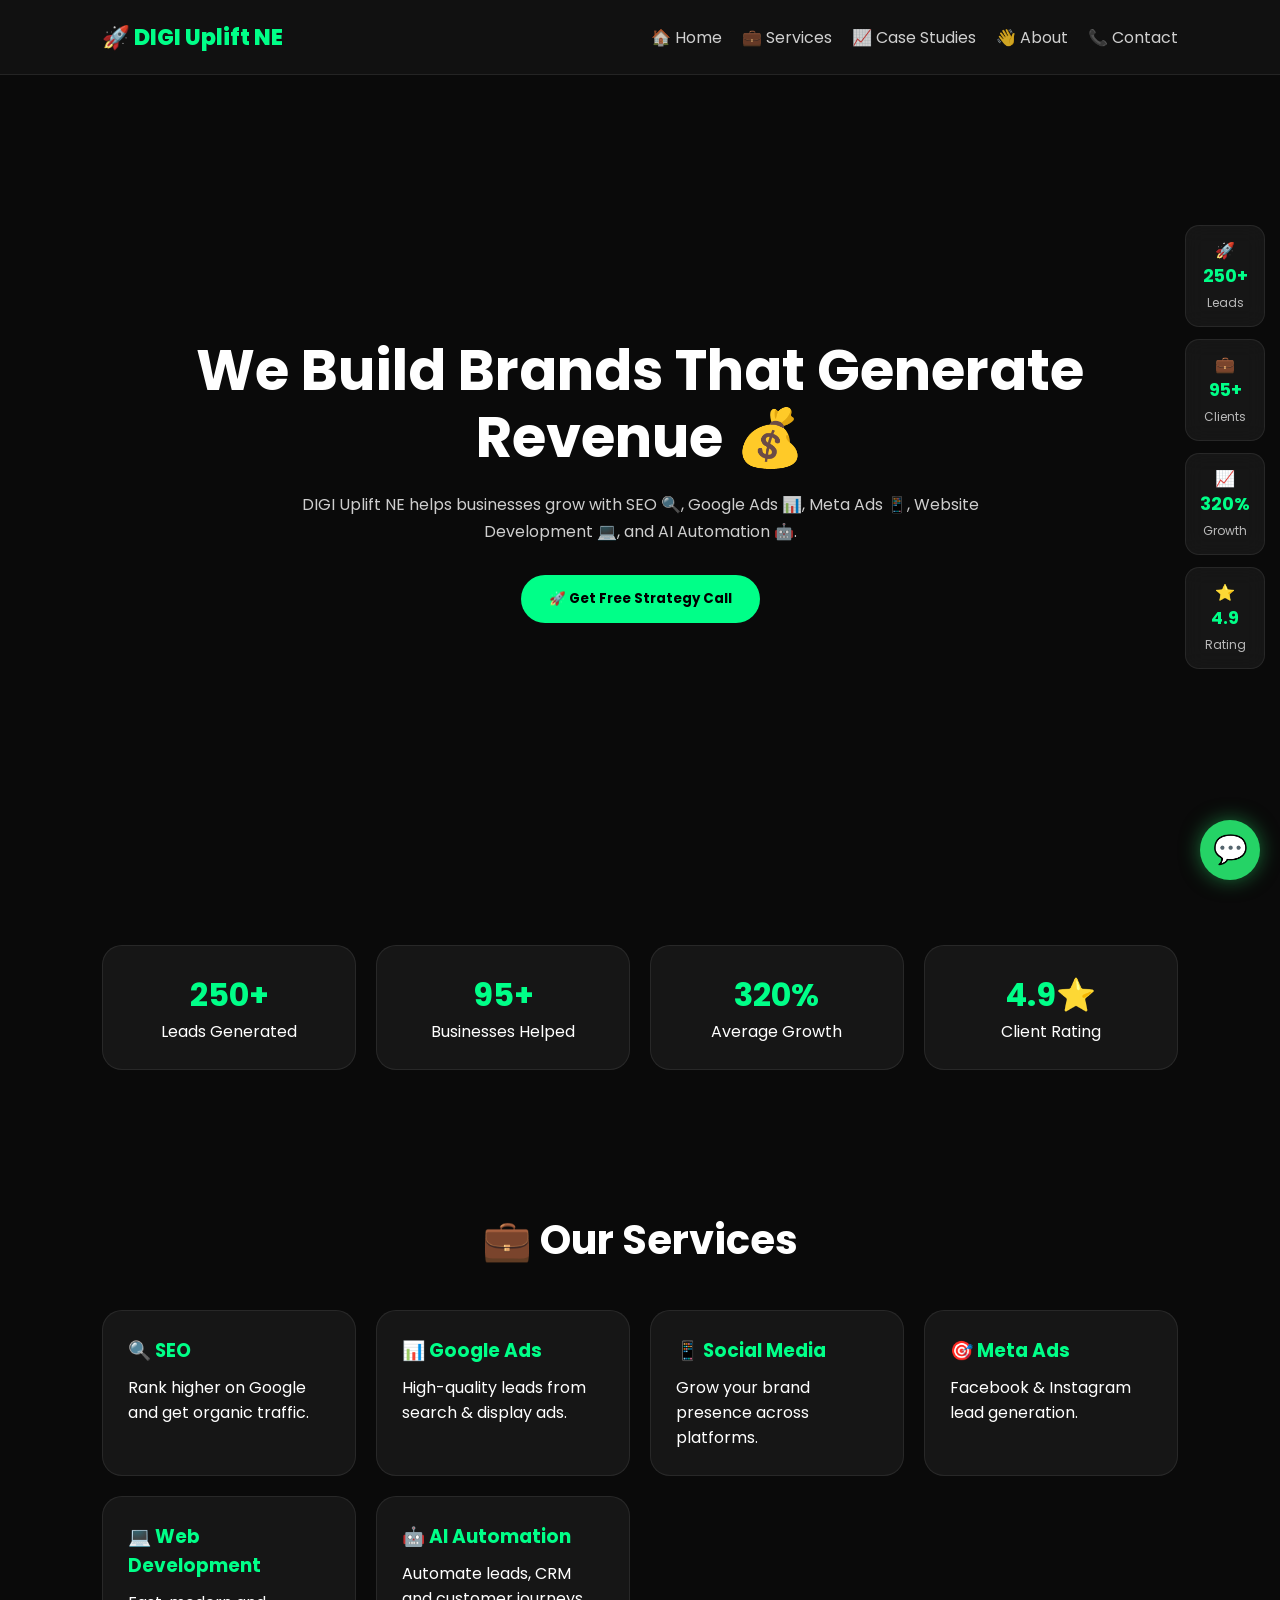
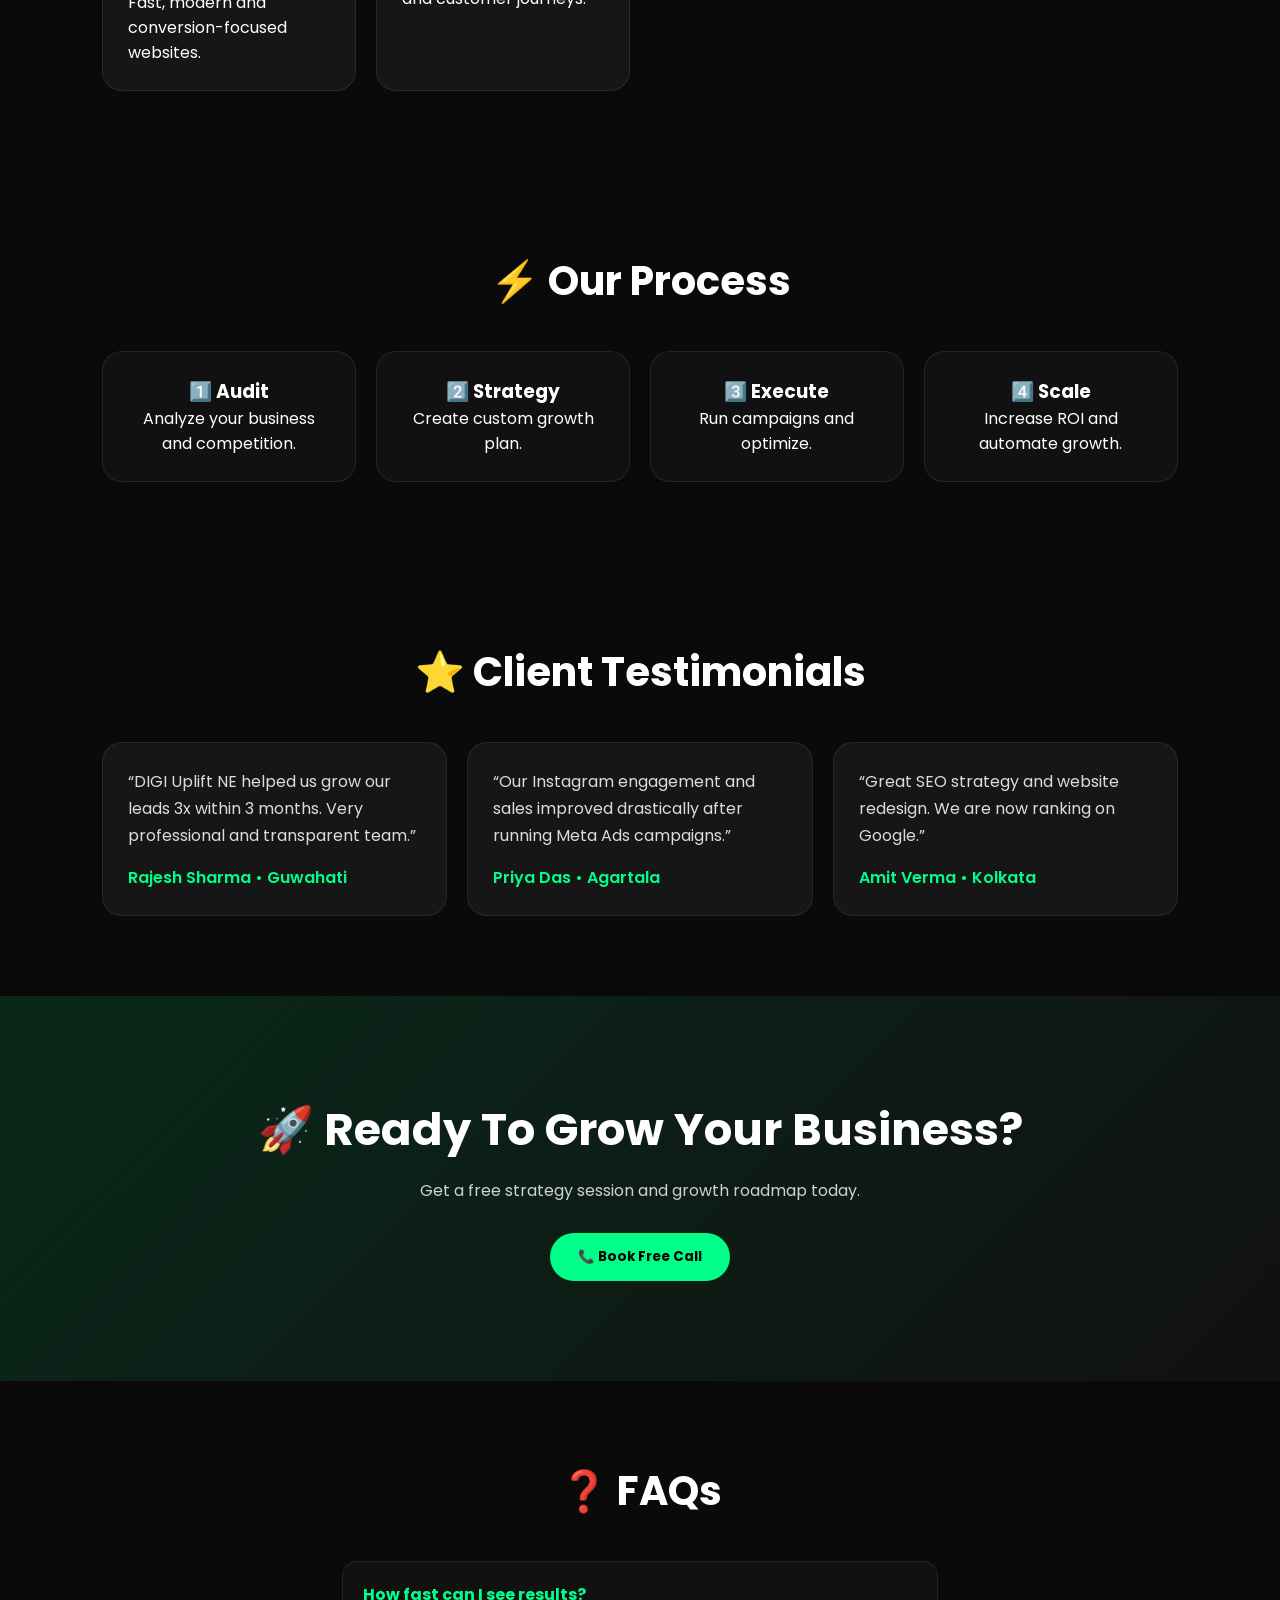
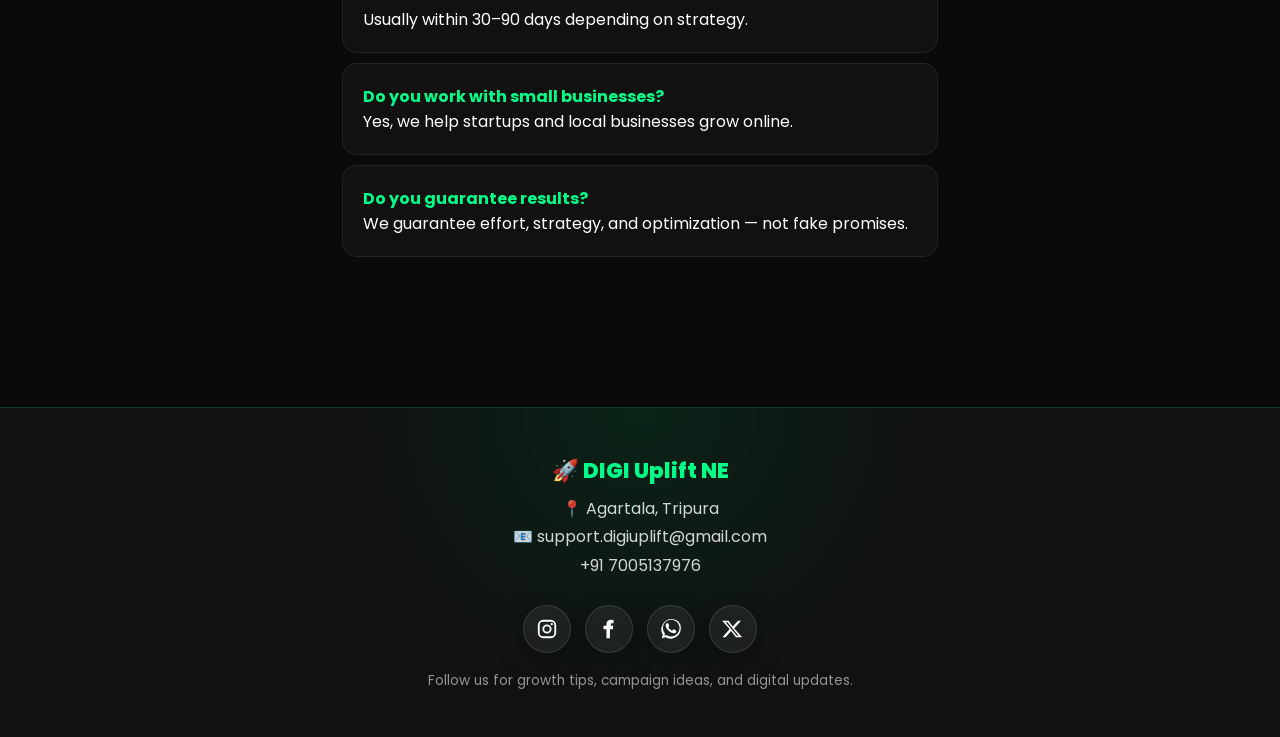
<file: TEMP 1/index.html>
<!DOCTYPE html>
<html lang="en">
<head>
<meta charset="UTF-8">
<meta name="viewport" content="width=device-width, initial-scale=1.0">

<title>DIGI Uplift NE | Digital Marketing Agency</title>

<link href="https://fonts.googleapis.com/css2?family=Poppins:wght@300;400;500;600;700;800&display=swap" rel="stylesheet">

<style>

/* ===================== GLOBAL ===================== */


.side-stats{
position:fixed;
right:15px;
top:25%;
display:flex;
flex-direction:column;
gap:12px;
z-index:999;
}

.side-stats .stat{
background:rgba(255,255,255,0.05);
border:1px solid rgba(255,255,255,0.08);
backdrop-filter:blur(10px);
padding:12px 14px;
border-radius:14px;
text-align:center;
min-width:80px;
transition:0.3s;
}

.side-stats .stat:hover{
transform:translateX(-5px);
border-color:#00ff88;
}

.side-stats span{
display:block;
color:#00ff88;
font-weight:700;
font-size:1.1rem;
}

.side-stats small{
opacity:0.7;
font-size:0.75rem;
}

*{
margin:0;
padding:0;
box-sizing:border-box;
font-family:'Poppins',sans-serif;
}

body{
background:#0a0a0a;
color:#fff;
overflow-x:hidden;
}

a{
text-decoration:none;
color:inherit;
}

/* ===================== NAV ===================== */

nav{
display:flex;
justify-content:space-between;
align-items:center;
padding:20px 8%;
background:#111;
position:sticky;
top:0;
z-index:1000;
border-bottom:1px solid rgba(255,255,255,0.08);
}

.logo{
font-size:1.4rem;
font-weight:800;
color:#00ff88;
}

.nav-links{
display:flex;
gap:20px;
align-items:center;
}

.nav-links a{
opacity:.8;
transition:.3s;
}

.nav-links a:hover{
color:#00ff88;
opacity:1;
}

/* ===================== HERO ===================== */

.hero{
min-height:90vh;
display:flex;
align-items:center;
justify-content:center;
text-align:center;
padding:60px 8%;
}

.hero h1{
font-size:3.5rem;
line-height:1.2;
}

.hero p{
margin-top:20px;
opacity:.8;
max-width:700px;
margin-left:auto;
margin-right:auto;
line-height:1.7;
}

.btn{
margin-top:30px;
padding:14px 28px;
border:none;
background:#00ff88;
color:#000;
font-weight:700;
border-radius:50px;
cursor:pointer;
transition:.3s;
}

.btn:hover{
transform:scale(1.05);
}

/* ===================== STATS ===================== */

.stats{
display:grid;
grid-template-columns:repeat(auto-fit,minmax(200px,1fr));
gap:20px;
padding:60px 8%;
}

.stat-box{
background:rgba(255,255,255,0.05);
padding:25px;
text-align:center;
border-radius:20px;
border:1px solid rgba(255,255,255,0.08);
}

.stat-box h2{
color:#00ff88;
font-size:2rem;
}

/* ===================== SECTIONS ===================== */

.section{
padding:80px 8%;
}

.section h2{
text-align:center;
font-size:2.5rem;
margin-bottom:40px;
}

/* ===================== SERVICES ===================== */

.grid{
display:grid;
grid-template-columns:repeat(auto-fit,minmax(250px,1fr));
gap:20px;
}

.card{
background:rgba(255,255,255,0.05);
padding:25px;
border-radius:20px;
border:1px solid rgba(255,255,255,0.08);
transition:.3s;
}

.card:hover{
transform:translateY(-8px);
border-color:#00ff88;
}

.card h3{
color:#00ff88;
margin-bottom:10px;
}

/* ===================== PROCESS ===================== */

.process{
display:grid;
grid-template-columns:repeat(auto-fit,minmax(220px,1fr));
gap:20px;
}

.step{
background:#111;
padding:25px;
border-radius:20px;
text-align:center;
border:1px solid rgba(255,255,255,0.08);
}

/* ===================== TESTIMONIALS ===================== */

.testimonial{
background:rgba(255,255,255,0.05);
padding:25px;
border-radius:20px;
border:1px solid rgba(255,255,255,0.08);
}

.testimonial p{
opacity:.85;
line-height:1.7;
}

.client{
margin-top:15px;
color:#00ff88;
font-weight:600;
}

/* ===================== CTA ===================== */

.cta{
text-align:center;
padding:100px 8%;
background:linear-gradient(135deg,#00ff8820,#111);
}

.cta h2{
font-size:2.8rem;
}

.cta p{
margin-top:15px;
opacity:.8;
}

/* ===================== FAQ ===================== */

.faq{
max-width:800px;
margin:auto;
}

.faq-item{
background:#111;
margin-bottom:10px;
padding:20px;
border-radius:15px;
cursor:pointer;
border:1px solid rgba(255,255,255,0.08);
}

.faq-item h4{
color:#00ff88;
}

/* ===================== FOOTER ===================== */

footer{
text-align:center;
padding:46px 8%;
background:radial-gradient(circle at top,#00ff881a,#111 42%);
margin-top:60px;
border-top:1px solid rgba(0,255,136,0.18);
}

.footer-brand{
color:#00ff88;
font-size:1.35rem;
font-weight:800;
margin-bottom:8px;
}

.footer-info{
opacity:.82;
line-height:1.8;
}

.social-links{
display:flex;
justify-content:center;
gap:14px;
flex-wrap:wrap;
margin-top:24px;
}

.social-btn{
width:48px;
height:48px;
display:flex;
align-items:center;
justify-content:center;
border-radius:50%;
background:rgba(255,255,255,0.06);
border:1px solid rgba(255,255,255,0.12);
box-shadow:0 10px 28px rgba(0,0,0,0.25);
font-weight:800;
transition:.3s;
}

.social-btn svg{
width:22px;
height:22px;
fill:currentColor;
}

.social-btn:hover{
transform:translateY(-6px) scale(1.05);
border-color:#00ff88;
box-shadow:0 0 24px rgba(0,255,136,0.28);
}

.social-btn.instagram:hover{
background:linear-gradient(135deg,#feda75,#d62976,#962fbf);
color:#fff;
}

.social-btn.facebook:hover{
background:#1877f2;
color:#fff;
}

.social-btn.whatsapp-link:hover{
background:#25d366;
color:#05130a;
}

.social-btn.twitter:hover{
background:#1da1f2;
color:#fff;
}

.footer-note{
margin-top:18px;
font-size:.85rem;
opacity:.55;
}

/* ===================== WHATSAPP ===================== */

.whatsapp{
position:fixed;
bottom:20px;
right:20px;
width:60px;
height:60px;
background:#25D366;
border-radius:50%;
display:flex;
align-items:center;
justify-content:center;
font-size:28px;
box-shadow:0 0 20px rgba(37,211,102,0.5);
}

/* ===================== RESPONSIVE ===================== */

@media(max-width:768px){

.hero h1{
font-size:2.2rem;
}

.nav-links{
display:none;
}

}

</style>
</head>

<body>

<!-- NAV -->
<nav>
<div class="logo">🚀 DIGI Uplift NE</div>

<div class="nav-links">
<a href="index.html">🏠 Home</a>
<a href="services.html">💼 Services</a>
<a href="case-studies.html">📈 Case Studies</a>
<a href="about.html">👋 About</a>
<a href="contact.html">📞 Contact</a>
</div>
</nav>

<!-- HERO -->
<section class="hero">
<div>
<h1>We Build Brands That Generate Revenue 💰</h1>

<p>
DIGI Uplift NE helps businesses grow with SEO 🔍, Google Ads 📊,
Meta Ads 📱, Website Development 💻, and AI Automation 🤖.
</p>

<button class="btn">🚀 Get Free Strategy Call</button>
</div>
</section>

<!-- STATS -->
<section class="stats">

<div class="stat-box">
<h2>250+</h2>
<p>Leads Generated</p>
</div>

<div class="stat-box">
<h2>95+</h2>
<p>Businesses Helped</p>
</div>

<div class="stat-box">
<h2>320%</h2>
<p>Average Growth</p>
</div>

<div class="stat-box">
<h2>4.9⭐</h2>
<p>Client Rating</p>
</div>

</section>

<!-- SERVICES -->
<section class="section">

<h2>💼 Our Services</h2>

<div class="grid">

<div class="card">
<h3>🔍 SEO</h3>
<p>Rank higher on Google and get organic traffic.</p>
</div>

<div class="card">
<h3>📊 Google Ads</h3>
<p>High-quality leads from search & display ads.</p>
</div>

<div class="card">
<h3>📱 Social Media</h3>
<p>Grow your brand presence across platforms.</p>
</div>

<div class="card">
<h3>🎯 Meta Ads</h3>
<p>Facebook & Instagram lead generation.</p>
</div>

<div class="card">
<h3>💻 Web Development</h3>
<p>Fast, modern and conversion-focused websites.</p>
</div>

<div class="card">
<h3>🤖 AI Automation</h3>
<p>Automate leads, CRM and customer journeys.</p>
</div>

</div>

</section>

<!-- PROCESS -->
<section class="section">

<h2>⚡ Our Process</h2>

<div class="process">

<div class="step">
<h3>1️⃣ Audit</h3>
<p>Analyze your business and competition.</p>
</div>

<div class="step">
<h3>2️⃣ Strategy</h3>
<p>Create custom growth plan.</p>
</div>

<div class="step">
<h3>3️⃣ Execute</h3>
<p>Run campaigns and optimize.</p>
</div>

<div class="step">
<h3>4️⃣ Scale</h3>
<p>Increase ROI and automate growth.</p>
</div>

</div>

</section>

<!-- TESTIMONIALS -->
<section class="section">

<h2>⭐ Client Testimonials</h2>

<div class="grid">

<div class="testimonial">
<p>
“DIGI Uplift NE helped us grow our leads 3x within 3 months.
Very professional and transparent team.”
</p>
<div class="client">Rajesh Sharma • Guwahati</div>
</div>

<div class="testimonial">
<p>
“Our Instagram engagement and sales improved drastically
after running Meta Ads campaigns.”
</p>
<div class="client">Priya Das • Agartala</div>
</div>

<div class="testimonial">
<p>
“Great SEO strategy and website redesign.
We are now ranking on Google.”
</p>
<div class="client">Amit Verma • Kolkata</div>
</div>

</div>

</section>

<!-- CTA -->
<section class="cta">

<h2>🚀 Ready To Grow Your Business?</h2>

<p>Get a free strategy session and growth roadmap today.</p>

<button class="btn">📞 Book Free Call</button>

</section>

<!-- FAQ -->
<section class="section faq">

<h2>❓ FAQs</h2>

<div class="faq-item">
<h4>How fast can I see results?</h4>
<p>Usually within 30–90 days depending on strategy.</p>
</div>

<div class="faq-item">
<h4>Do you work with small businesses?</h4>
<p>Yes, we help startups and local businesses grow online.</p>
</div>

<div class="faq-item">
<h4>Do you guarantee results?</h4>
<p>We guarantee effort, strategy, and optimization — not fake promises.</p>
</div>

</section>

<!-- FOOTER -->
<footer>
<div class="footer-brand">🚀 DIGI Uplift NE</div>
<div class="footer-info">
📍 Agartala, Tripura<br>
📧 support.digiuplift@gmail.com<br>
+91 7005137976
</div>

<div class="social-links" aria-label="Social media links">
<a class="social-btn instagram" href="https://www.instagram.com/support.digiuplift/" target="_blank" rel="noopener" aria-label="Instagram"><svg viewBox="0 0 24 24" aria-hidden="true"><path d="M7.8 2h8.4A5.8 5.8 0 0 1 22 7.8v8.4a5.8 5.8 0 0 1-5.8 5.8H7.8A5.8 5.8 0 0 1 2 16.2V7.8A5.8 5.8 0 0 1 7.8 2Zm-.2 2A3.6 3.6 0 0 0 4 7.6v8.8A3.6 3.6 0 0 0 7.6 20h8.8a3.6 3.6 0 0 0 3.6-3.6V7.6A3.6 3.6 0 0 0 16.4 4H7.6Zm9.65 1.5a1.25 1.25 0 1 1 0 2.5 1.25 1.25 0 0 1 0-2.5ZM12 7a5 5 0 1 1 0 10 5 5 0 0 1 0-10Zm0 2a3 3 0 1 0 0 6 3 3 0 0 0 0-6Z"/></svg></a>
<a class="social-btn facebook" href="https://www.facebook.com/profile.php?id=61590467314804" target="_blank" rel="noopener" aria-label="Facebook"><svg viewBox="0 0 24 24" aria-hidden="true"><path d="M14 8.5V6.7c0-.8.55-1 1.05-1H17V2.2A26.3 26.3 0 0 0 14.1 2C11.2 2 9.2 3.75 9.2 6.95V8.5H6v3.9h3.2V22H13v-9.6h3.15l.5-3.9H14Z"/></svg></a>
<a class="social-btn whatsapp-link" href="https://wa.me/917005137976" target="_blank" rel="noopener" aria-label="WhatsApp"><svg viewBox="0 0 24 24" aria-hidden="true"><path d="M20.1 3.9A11.3 11.3 0 0 0 3 18.25L2 22l3.85-1A11.3 11.3 0 0 0 20.1 3.9ZM12 20.05a9.05 9.05 0 0 1-4.6-1.25l-.33-.2-2.28.6.61-2.22-.22-.35A9.04 9.04 0 1 1 12 20.05Zm5.05-6.78c-.28-.14-1.65-.81-1.9-.9-.26-.1-.45-.14-.64.14-.19.27-.73.9-.9 1.08-.16.19-.33.2-.61.07-.28-.14-1.18-.43-2.25-1.38a8.43 8.43 0 0 1-1.55-1.92c-.16-.28-.02-.43.12-.57.13-.12.28-.33.42-.5.14-.16.19-.28.28-.47.1-.18.05-.35-.02-.49-.07-.14-.64-1.53-.87-2.1-.23-.55-.47-.48-.64-.49h-.55c-.19 0-.5.07-.76.35-.26.28-1 1-1 2.43s1.03 2.8 1.18 3c.14.18 2.03 3.1 4.92 4.34.69.3 1.22.48 1.64.61.69.22 1.32.19 1.82.12.56-.08 1.65-.67 1.88-1.32.23-.65.23-1.2.16-1.32-.07-.12-.25-.19-.53-.33Z"/></svg></a>
<a class="social-btn twitter" href="https://x.com/digiuplift_NE" target="_blank" rel="noopener" aria-label="Twitter"><svg viewBox="0 0 24 24" aria-hidden="true"><path d="M17.35 3H20.7l-7.32 8.36L22 21h-6.76l-5.3-6.93L3.9 21H.54l7.83-8.95L.1 3h6.93l4.78 6.32L17.35 3Zm-1.18 16.3h1.85L6.02 4.6H4.03L16.17 19.3Z"/></svg></a>
</div>

<div class="footer-note">Follow us for growth tips, campaign ideas, and digital updates.</div>
</footer>

<!-- WHATSAPP -->
<a class="whatsapp" href="#">💬</a>

<!-- SIDE STATS BAR -->
<div class="side-stats">

    <div class="stat">
        🚀 <span>250+</span>
        <small>Leads</small>
    </div>

    <div class="stat">
        💼 <span>95+</span>
        <small>Clients</small>
    </div>

    <div class="stat">
        📈 <span>320%</span>
        <small>Growth</small>
    </div>

    <div class="stat">
        ⭐ <span>4.9</span>
        <small>Rating</small>
    </div>

</div>

</body>
</html>
</file>
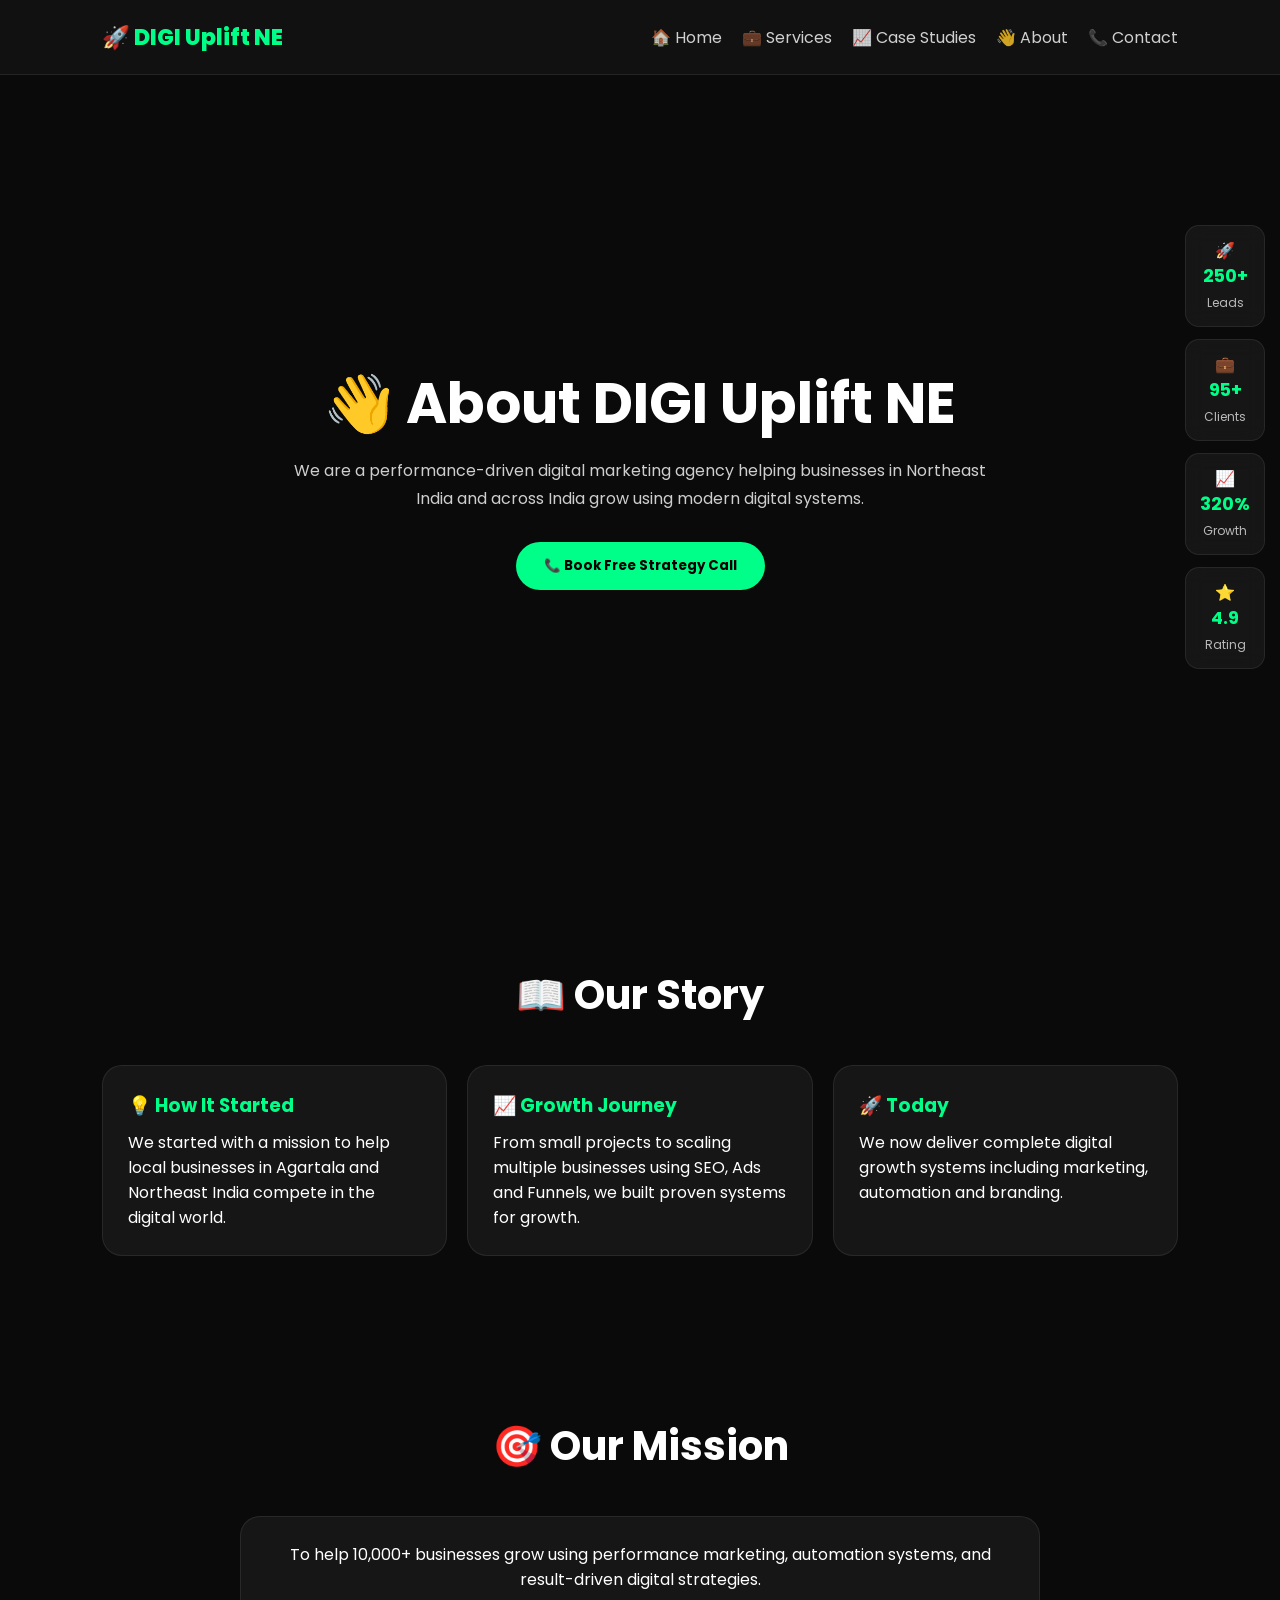
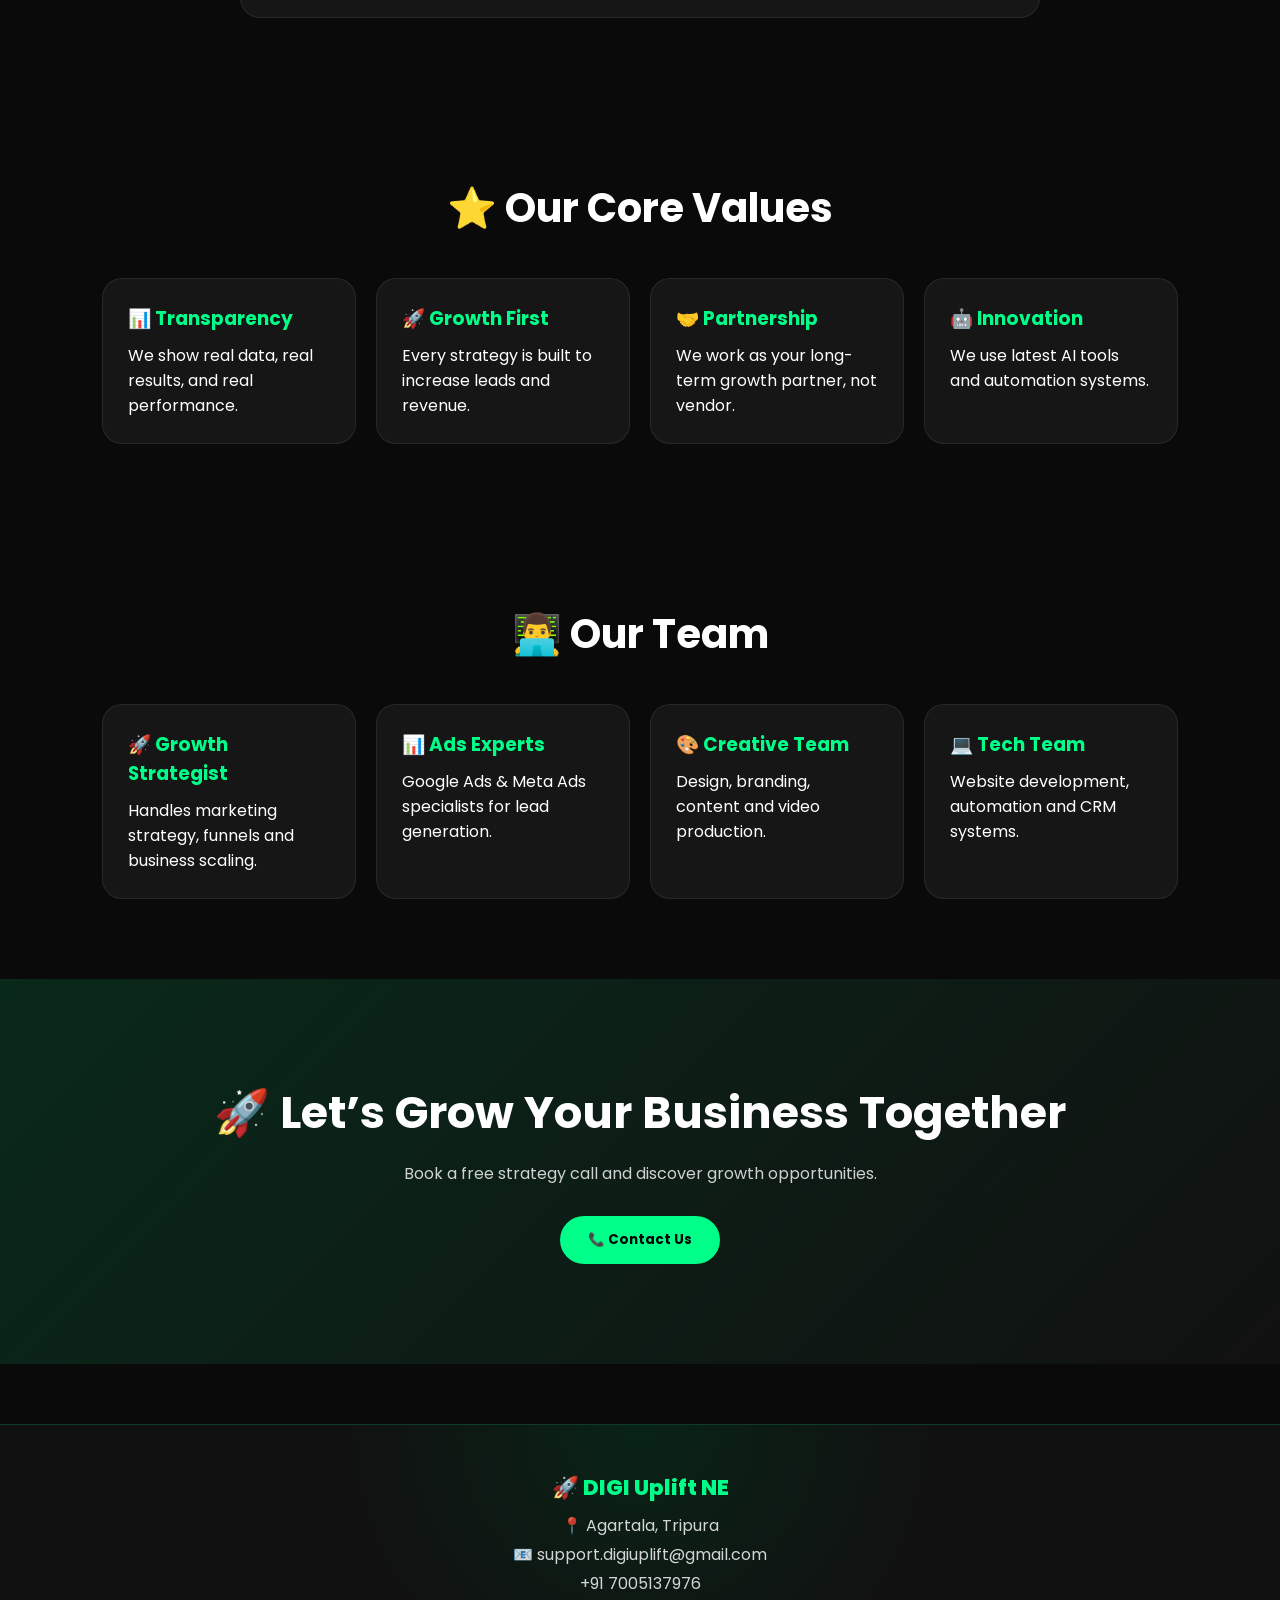
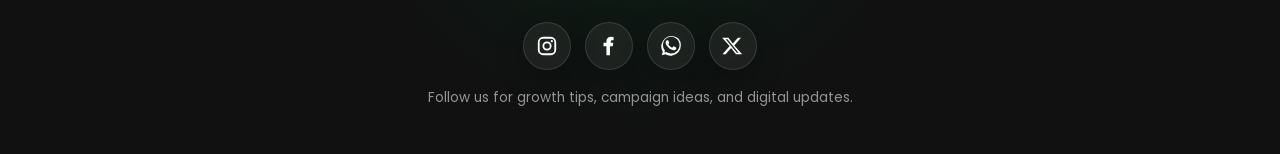
<file: TEMP 1/about.html>
<!DOCTYPE html>
<html lang="en">
<head>
<meta charset="UTF-8">
<meta name="viewport" content="width=device-width, initial-scale=1.0">

<title>About | DIGI Uplift NE</title>

<link href="https://fonts.googleapis.com/css2?family=Poppins:wght@300;400;500;600;700;800&display=swap" rel="stylesheet">

<link rel="stylesheet" href="style.css">

</head>

<body>

<!-- NAV -->
<nav>
<div class="logo">🚀 DIGI Uplift NE</div>

<div class="nav-links">
<a href="index.html">🏠 Home</a>
<a href="services.html">💼 Services</a>
<a href="case-studies.html">📈 Case Studies</a>
<a href="about.html">👋 About</a>
<a href="contact.html">📞 Contact</a>
</div>
</nav>

<!-- HERO -->
<section class="hero">
<div>

<h1>👋 About DIGI Uplift NE</h1>

<p>
We are a performance-driven digital marketing agency helping businesses in Northeast India and across India grow using modern digital systems.
</p>

<button class="btn">📞 Book Free Strategy Call</button>

</div>
</section>

<!-- STORY -->
<section class="section">

<h2>📖 Our Story</h2>

<div class="grid">

<div class="card">
<h3>💡 How It Started</h3>
<p>
We started with a mission to help local businesses in Agartala and Northeast India
compete in the digital world.
</p>
</div>

<div class="card">
<h3>📈 Growth Journey</h3>
<p>
From small projects to scaling multiple businesses using SEO, Ads and Funnels,
we built proven systems for growth.
</p>
</div>

<div class="card">
<h3>🚀 Today</h3>
<p>
We now deliver complete digital growth systems including marketing, automation and branding.
</p>
</div>

</div>

</section>

<!-- MISSION -->
<section class="section">

<h2>🎯 Our Mission</h2>

<div class="card" style="max-width:800px;margin:auto;text-align:center;">

<p>
To help 10,000+ businesses grow using performance marketing, automation systems,
and result-driven digital strategies.
</p>

</div>

</section>

<!-- VALUES -->
<section class="section">

<h2>⭐ Our Core Values</h2>

<div class="grid">

<div class="card">
<h3>📊 Transparency</h3>
<p>We show real data, real results, and real performance.</p>
</div>

<div class="card">
<h3>🚀 Growth First</h3>
<p>Every strategy is built to increase leads and revenue.</p>
</div>

<div class="card">
<h3>🤝 Partnership</h3>
<p>We work as your long-term growth partner, not vendor.</p>
</div>

<div class="card">
<h3>🤖 Innovation</h3>
<p>We use latest AI tools and automation systems.</p>
</div>

</div>

</section>

<!-- TEAM -->
<section class="section">

<h2>👨‍💻 Our Team</h2>

<div class="grid">

<div class="card">
<h3>🚀 Growth Strategist</h3>
<p>Handles marketing strategy, funnels and business scaling.</p>
</div>

<div class="card">
<h3>📊 Ads Experts</h3>
<p>Google Ads & Meta Ads specialists for lead generation.</p>
</div>

<div class="card">
<h3>🎨 Creative Team</h3>
<p>Design, branding, content and video production.</p>
</div>

<div class="card">
<h3>💻 Tech Team</h3>
<p>Website development, automation and CRM systems.</p>
</div>

</div>

</section>

<!-- CTA -->
<section class="cta">

<h2>🚀 Let’s Grow Your Business Together</h2>

<p>Book a free strategy call and discover growth opportunities.</p>

<button class="btn">📞 Contact Us</button>

</section>

<!-- SIDE STATS -->
<div class="side-stats">

<div class="stat">🚀 <span>250+</span><small>Leads</small></div>
<div class="stat">💼 <span>95+</span><small>Clients</small></div>
<div class="stat">📈 <span>320%</span><small>Growth</small></div>
<div class="stat">⭐ <span>4.9</span><small>Rating</small></div>

</div>

<!-- FOOTER -->
<footer>
<div class="footer-brand">🚀 DIGI Uplift NE</div>
<div class="footer-info">
📍 Agartala, Tripura<br>
📧 support.digiuplift@gmail.com<br>
+91 7005137976
</div>

<div class="social-links" aria-label="Social media links">
<a class="social-btn instagram" href="https://www.instagram.com/support.digiuplift/" target="_blank" rel="noopener" aria-label="Instagram"><svg viewBox="0 0 24 24" aria-hidden="true"><path d="M7.8 2h8.4A5.8 5.8 0 0 1 22 7.8v8.4a5.8 5.8 0 0 1-5.8 5.8H7.8A5.8 5.8 0 0 1 2 16.2V7.8A5.8 5.8 0 0 1 7.8 2Zm-.2 2A3.6 3.6 0 0 0 4 7.6v8.8A3.6 3.6 0 0 0 7.6 20h8.8a3.6 3.6 0 0 0 3.6-3.6V7.6A3.6 3.6 0 0 0 16.4 4H7.6Zm9.65 1.5a1.25 1.25 0 1 1 0 2.5 1.25 1.25 0 0 1 0-2.5ZM12 7a5 5 0 1 1 0 10 5 5 0 0 1 0-10Zm0 2a3 3 0 1 0 0 6 3 3 0 0 0 0-6Z"/></svg></a>
<a class="social-btn facebook" href="https://www.facebook.com/profile.php?id=61590467314804" target="_blank" rel="noopener" aria-label="Facebook"><svg viewBox="0 0 24 24" aria-hidden="true"><path d="M14 8.5V6.7c0-.8.55-1 1.05-1H17V2.2A26.3 26.3 0 0 0 14.1 2C11.2 2 9.2 3.75 9.2 6.95V8.5H6v3.9h3.2V22H13v-9.6h3.15l.5-3.9H14Z"/></svg></a>
<a class="social-btn whatsapp-link" href="https://wa.me/917005137976" target="_blank" rel="noopener" aria-label="WhatsApp"><svg viewBox="0 0 24 24" aria-hidden="true"><path d="M20.1 3.9A11.3 11.3 0 0 0 3 18.25L2 22l3.85-1A11.3 11.3 0 0 0 20.1 3.9ZM12 20.05a9.05 9.05 0 0 1-4.6-1.25l-.33-.2-2.28.6.61-2.22-.22-.35A9.04 9.04 0 1 1 12 20.05Zm5.05-6.78c-.28-.14-1.65-.81-1.9-.9-.26-.1-.45-.14-.64.14-.19.27-.73.9-.9 1.08-.16.19-.33.2-.61.07-.28-.14-1.18-.43-2.25-1.38a8.43 8.43 0 0 1-1.55-1.92c-.16-.28-.02-.43.12-.57.13-.12.28-.33.42-.5.14-.16.19-.28.28-.47.1-.18.05-.35-.02-.49-.07-.14-.64-1.53-.87-2.1-.23-.55-.47-.48-.64-.49h-.55c-.19 0-.5.07-.76.35-.26.28-1 1-1 2.43s1.03 2.8 1.18 3c.14.18 2.03 3.1 4.92 4.34.69.3 1.22.48 1.64.61.69.22 1.32.19 1.82.12.56-.08 1.65-.67 1.88-1.32.23-.65.23-1.2.16-1.32-.07-.12-.25-.19-.53-.33Z"/></svg></a>
<a class="social-btn twitter" href="https://x.com/digiuplift_NE" target="_blank" rel="noopener" aria-label="Twitter"><svg viewBox="0 0 24 24" aria-hidden="true"><path d="M17.35 3H20.7l-7.32 8.36L22 21h-6.76l-5.3-6.93L3.9 21H.54l7.83-8.95L.1 3h6.93l4.78 6.32L17.35 3Zm-1.18 16.3h1.85L6.02 4.6H4.03L16.17 19.3Z"/></svg></a>
</div>

<div class="footer-note">Follow us for growth tips, campaign ideas, and digital updates.</div>
</footer>

</body>
</html>
</file>
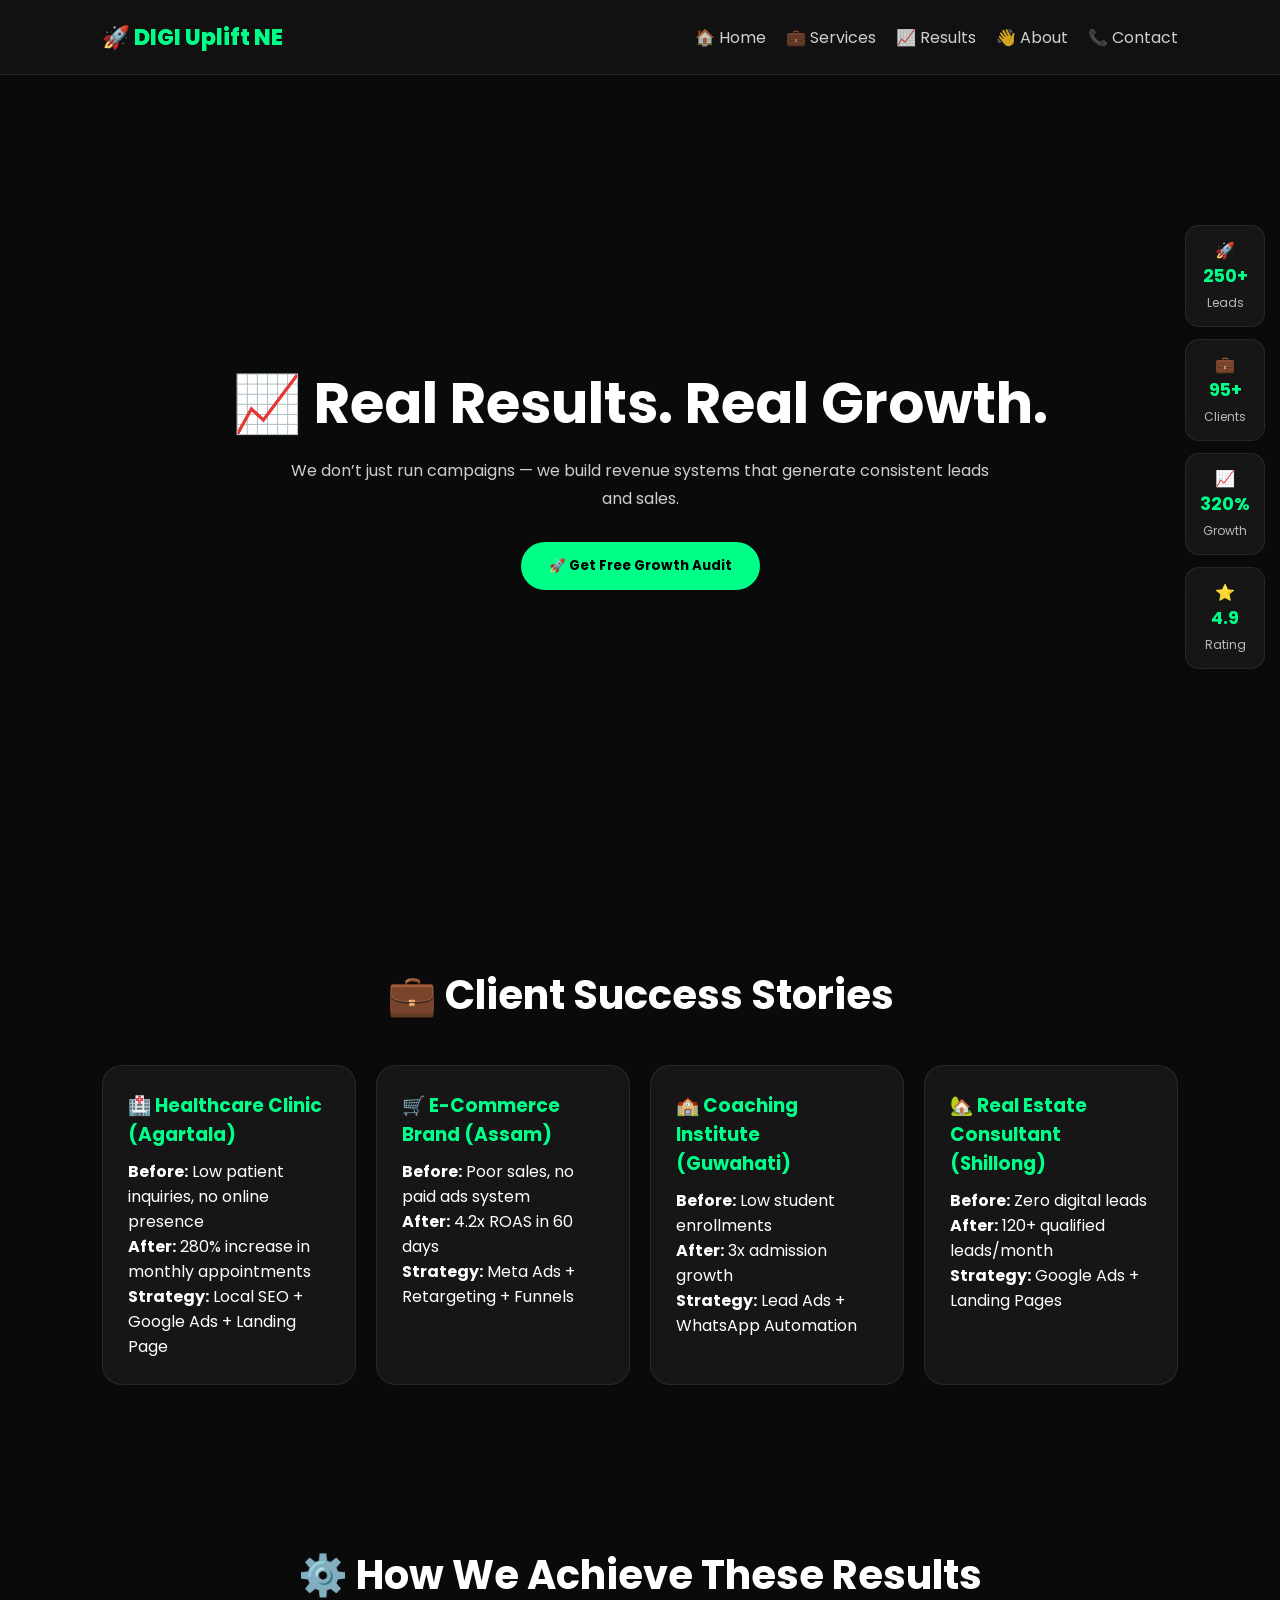
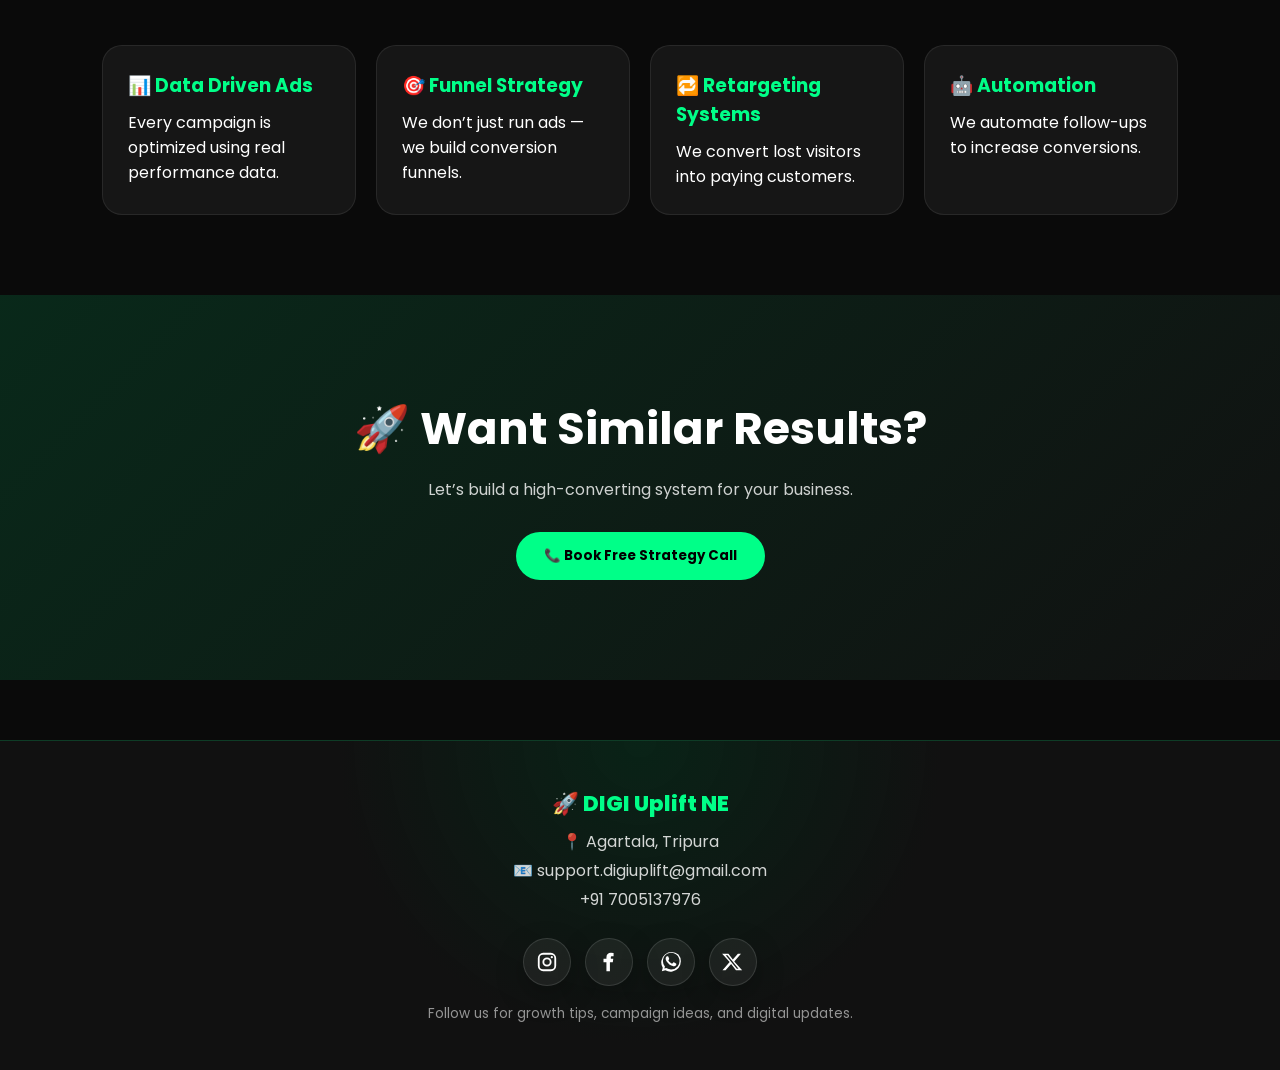
<file: TEMP 1/case-studies.html>
<!DOCTYPE html>
<html lang="en">
<head>
<meta charset="UTF-8">
<meta name="viewport" content="width=device-width, initial-scale=1.0">

<title>Case Studies | DIGI Uplift NE</title>

<link href="https://fonts.googleapis.com/css2?family=Poppins:wght@300;400;500;600;700;800&display=swap" rel="stylesheet">

<link rel="stylesheet" href="style.css">

</head>

<body>

<!-- NAV -->
<nav>
<div class="logo">🚀 DIGI Uplift NE</div>

<div class="nav-links">
<a href="index.html">🏠 Home</a>
<a href="services.html">💼 Services</a>
<a href="case-studies.html">📈 Results</a>
<a href="about.html">👋 About</a>
<a href="contact.html">📞 Contact</a>
</div>
</nav>

<!-- HERO -->
<section class="hero">
<div>

<h1>📈 Real Results. Real Growth.</h1>

<p>
We don’t just run campaigns — we build revenue systems that generate consistent leads and sales.
</p>

<button class="btn">🚀 Get Free Growth Audit</button>

</div>
</section>

<!-- CASE STUDIES -->
<section class="section">

<h2>💼 Client Success Stories</h2>

<div class="grid">

<!-- CASE 1 -->
<div class="card">
<h3>🏥 Healthcare Clinic (Agartala)</h3>

<p><b>Before:</b> Low patient inquiries, no online presence</p>
<p><b>After:</b> 280% increase in monthly appointments</p>

<p><b>Strategy:</b> Local SEO + Google Ads + Landing Page</p>
</div>

<!-- CASE 2 -->
<div class="card">
<h3>🛒 E-Commerce Brand (Assam)</h3>

<p><b>Before:</b> Poor sales, no paid ads system</p>
<p><b>After:</b> 4.2x ROAS in 60 days</p>

<p><b>Strategy:</b> Meta Ads + Retargeting + Funnels</p>
</div>

<!-- CASE 3 -->
<div class="card">
<h3>🏫 Coaching Institute (Guwahati)</h3>

<p><b>Before:</b> Low student enrollments</p>
<p><b>After:</b> 3x admission growth</p>

<p><b>Strategy:</b> Lead Ads + WhatsApp Automation</p>
</div>

<!-- CASE 4 -->
<div class="card">
<h3>🏡 Real Estate Consultant (Shillong)</h3>

<p><b>Before:</b> Zero digital leads</p>
<p><b>After:</b> 120+ qualified leads/month</p>

<p><b>Strategy:</b> Google Ads + Landing Pages</p>
</div>

</div>

</section>

<!-- BREAKDOWN -->
<section class="section">

<h2>⚙️ How We Achieve These Results</h2>

<div class="grid">

<div class="card">
<h3>📊 Data Driven Ads</h3>
<p>Every campaign is optimized using real performance data.</p>
</div>

<div class="card">
<h3>🎯 Funnel Strategy</h3>
<p>We don’t just run ads — we build conversion funnels.</p>
</div>

<div class="card">
<h3>🔁 Retargeting Systems</h3>
<p>We convert lost visitors into paying customers.</p>
</div>

<div class="card">
<h3>🤖 Automation</h3>
<p>We automate follow-ups to increase conversions.</p>
</div>

</div>

</section>

<!-- CTA -->
<section class="cta">

<h2>🚀 Want Similar Results?</h2>

<p>Let’s build a high-converting system for your business.</p>

<button class="btn">📞 Book Free Strategy Call</button>

</section>

<!-- SIDE STATS -->
<div class="side-stats">

<div class="stat">🚀 <span>250+</span><small>Leads</small></div>
<div class="stat">💼 <span>95+</span><small>Clients</small></div>
<div class="stat">📈 <span>320%</span><small>Growth</small></div>
<div class="stat">⭐ <span>4.9</span><small>Rating</small></div>

</div>

<!-- FOOTER -->
<footer>
<div class="footer-brand">🚀 DIGI Uplift NE</div>
<div class="footer-info">
📍 Agartala, Tripura<br>
📧 support.digiuplift@gmail.com<br>
+91 7005137976
</div>

<div class="social-links" aria-label="Social media links">
<a class="social-btn instagram" href="https://www.instagram.com/support.digiuplift/" target="_blank" rel="noopener" aria-label="Instagram"><svg viewBox="0 0 24 24" aria-hidden="true"><path d="M7.8 2h8.4A5.8 5.8 0 0 1 22 7.8v8.4a5.8 5.8 0 0 1-5.8 5.8H7.8A5.8 5.8 0 0 1 2 16.2V7.8A5.8 5.8 0 0 1 7.8 2Zm-.2 2A3.6 3.6 0 0 0 4 7.6v8.8A3.6 3.6 0 0 0 7.6 20h8.8a3.6 3.6 0 0 0 3.6-3.6V7.6A3.6 3.6 0 0 0 16.4 4H7.6Zm9.65 1.5a1.25 1.25 0 1 1 0 2.5 1.25 1.25 0 0 1 0-2.5ZM12 7a5 5 0 1 1 0 10 5 5 0 0 1 0-10Zm0 2a3 3 0 1 0 0 6 3 3 0 0 0 0-6Z"/></svg></a>
<a class="social-btn facebook" href="https://www.facebook.com/profile.php?id=61590467314804" target="_blank" rel="noopener" aria-label="Facebook"><svg viewBox="0 0 24 24" aria-hidden="true"><path d="M14 8.5V6.7c0-.8.55-1 1.05-1H17V2.2A26.3 26.3 0 0 0 14.1 2C11.2 2 9.2 3.75 9.2 6.95V8.5H6v3.9h3.2V22H13v-9.6h3.15l.5-3.9H14Z"/></svg></a>
<a class="social-btn whatsapp-link" href="https://wa.me/917005137976" target="_blank" rel="noopener" aria-label="WhatsApp"><svg viewBox="0 0 24 24" aria-hidden="true"><path d="M20.1 3.9A11.3 11.3 0 0 0 3 18.25L2 22l3.85-1A11.3 11.3 0 0 0 20.1 3.9ZM12 20.05a9.05 9.05 0 0 1-4.6-1.25l-.33-.2-2.28.6.61-2.22-.22-.35A9.04 9.04 0 1 1 12 20.05Zm5.05-6.78c-.28-.14-1.65-.81-1.9-.9-.26-.1-.45-.14-.64.14-.19.27-.73.9-.9 1.08-.16.19-.33.2-.61.07-.28-.14-1.18-.43-2.25-1.38a8.43 8.43 0 0 1-1.55-1.92c-.16-.28-.02-.43.12-.57.13-.12.28-.33.42-.5.14-.16.19-.28.28-.47.1-.18.05-.35-.02-.49-.07-.14-.64-1.53-.87-2.1-.23-.55-.47-.48-.64-.49h-.55c-.19 0-.5.07-.76.35-.26.28-1 1-1 2.43s1.03 2.8 1.18 3c.14.18 2.03 3.1 4.92 4.34.69.3 1.22.48 1.64.61.69.22 1.32.19 1.82.12.56-.08 1.65-.67 1.88-1.32.23-.65.23-1.2.16-1.32-.07-.12-.25-.19-.53-.33Z"/></svg></a>
<a class="social-btn twitter" href="https://x.com/digiuplift_NE" target="_blank" rel="noopener" aria-label="Twitter"><svg viewBox="0 0 24 24" aria-hidden="true"><path d="M17.35 3H20.7l-7.32 8.36L22 21h-6.76l-5.3-6.93L3.9 21H.54l7.83-8.95L.1 3h6.93l4.78 6.32L17.35 3Zm-1.18 16.3h1.85L6.02 4.6H4.03L16.17 19.3Z"/></svg></a>
</div>

<div class="footer-note">Follow us for growth tips, campaign ideas, and digital updates.</div>
</footer>

</body>
</html>
</file>
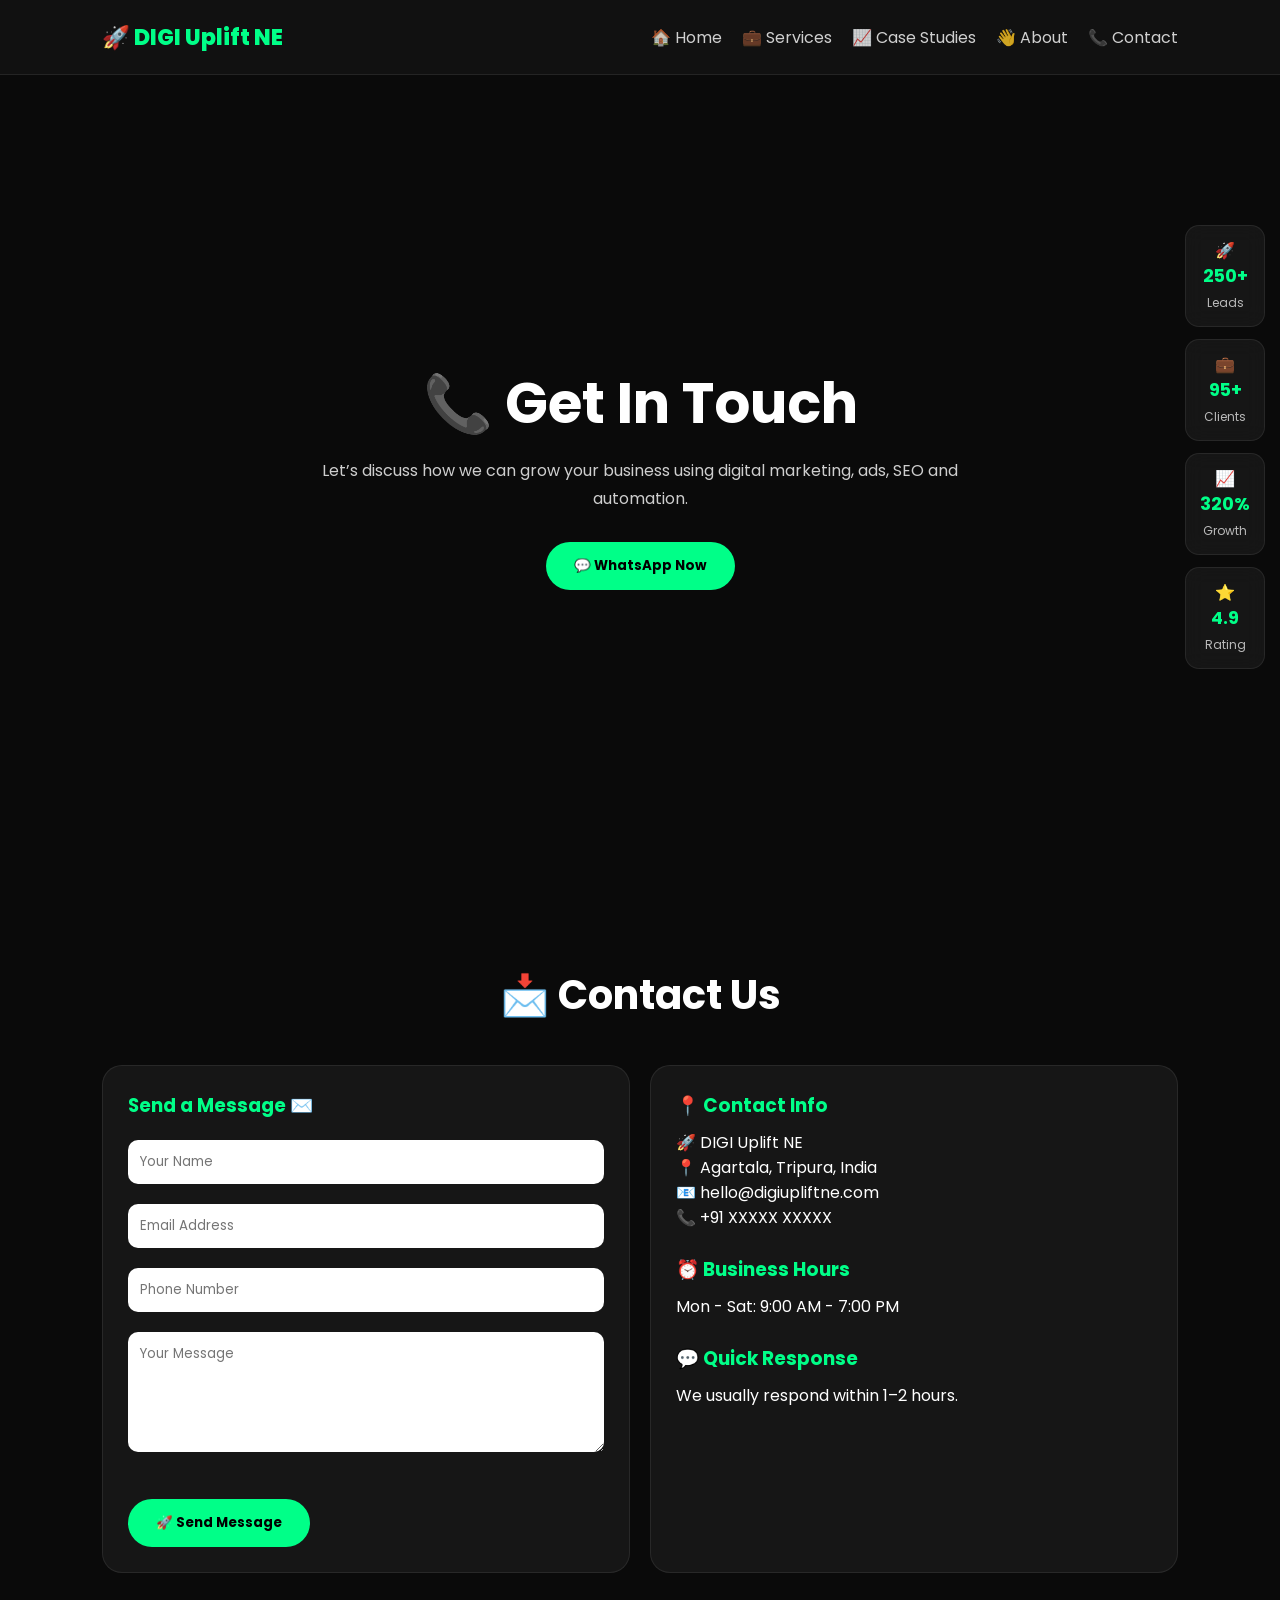
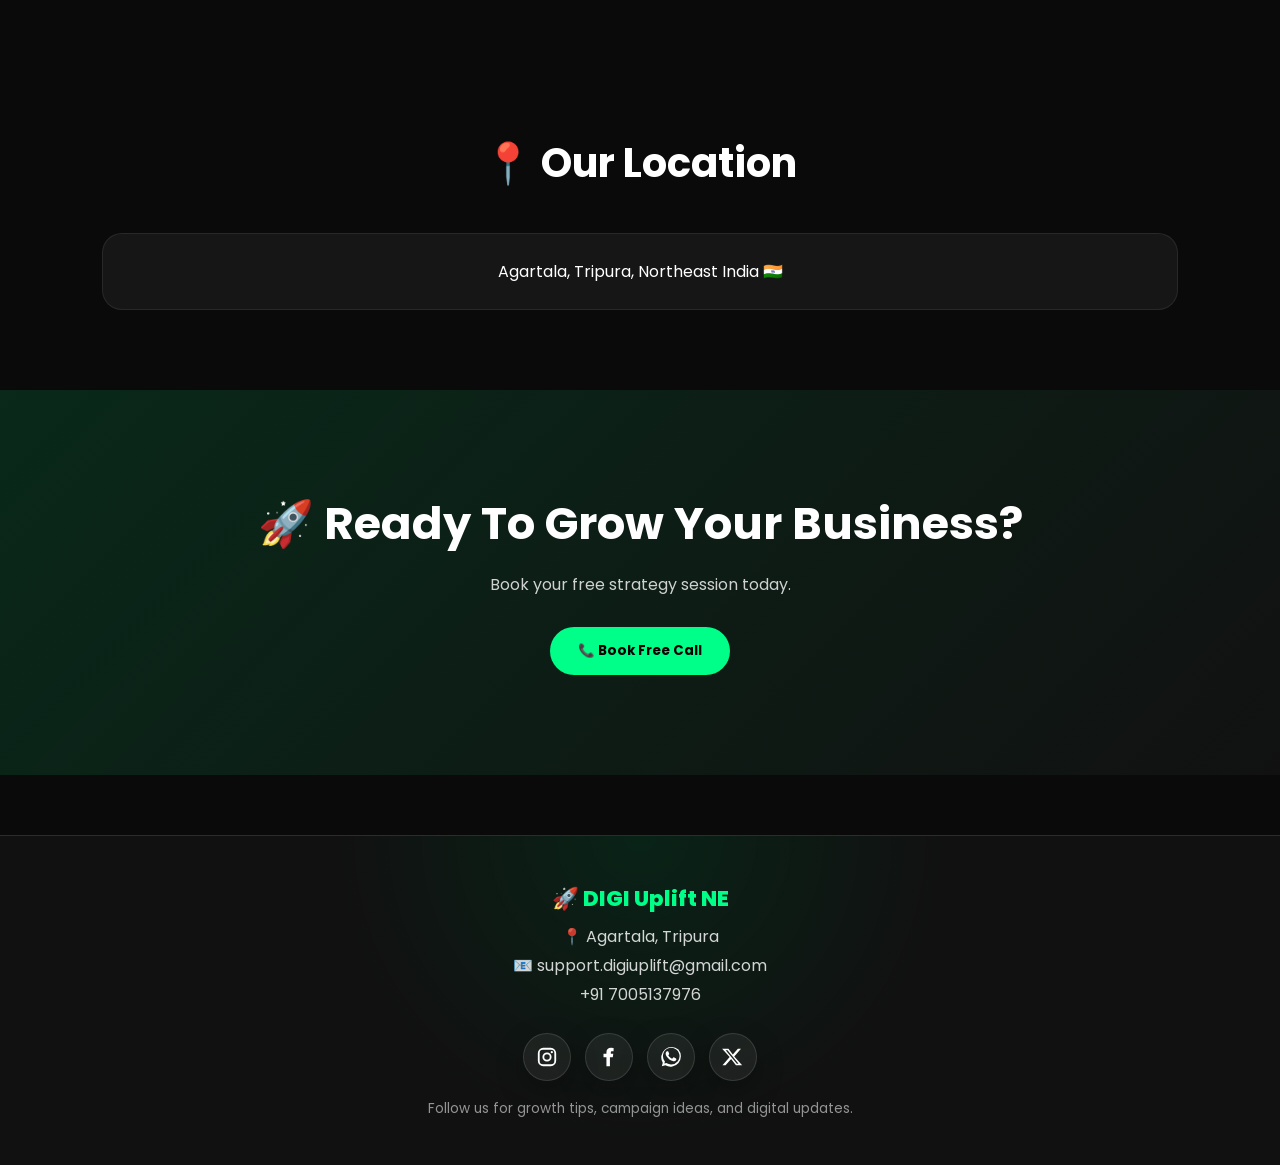
<file: TEMP 1/contact.html>
<!DOCTYPE html>
<html lang="en">
<head>
<meta charset="UTF-8">
<meta name="viewport" content="width=device-width, initial-scale=1.0">

<title>Contact | DIGI Uplift NE</title>

<link href="https://fonts.googleapis.com/css2?family=Poppins:wght@300;400;500;600;700;800&display=swap" rel="stylesheet">

<link rel="stylesheet" href="style.css">

</head>

<body>

<!-- NAV -->
<nav>
<div class="logo">🚀 DIGI Uplift NE</div>

<div class="nav-links">
<a href="index.html">🏠 Home</a>
<a href="services.html">💼 Services</a>
<a href="case-studies.html">📈 Case Studies</a>
<a href="about.html">👋 About</a>
<a href="contact.html">📞 Contact</a>
</div>
</nav>

<!-- HERO -->
<section class="hero">

<div>

<h1>📞 Get In Touch</h1>

<p>
Let’s discuss how we can grow your business using digital marketing, ads, SEO and automation.
</p>

<button class="btn">💬 WhatsApp Now</button>

</div>

</section>

<!-- CONTACT SECTION -->
<section class="section">

<h2>📩 Contact Us</h2>

<div class="grid">

<!-- FORM -->
<div class="card">

<h3>Send a Message ✉️</h3>

<form>

<input type="text" placeholder="Your Name" style="width:100%;padding:12px;margin:10px 0;border-radius:10px;border:none;">
<input type="email" placeholder="Email Address" style="width:100%;padding:12px;margin:10px 0;border-radius:10px;border:none;">
<input type="text" placeholder="Phone Number" style="width:100%;padding:12px;margin:10px 0;border-radius:10px;border:none;">

<textarea placeholder="Your Message" style="width:100%;padding:12px;margin:10px 0;border-radius:10px;border:none;height:120px;"></textarea>

<button class="btn" type="submit">🚀 Send Message</button>

</form>

</div>

<!-- INFO -->
<div class="card">

<h3>📍 Contact Info</h3>

<p>🚀 DIGI Uplift NE</p>
<p>📍 Agartala, Tripura, India</p>
<p>📧 hello@digiupliftne.com</p>
<p>📞 +91 XXXXX XXXXX</p>

<br>

<h3>⏰ Business Hours</h3>
<p>Mon - Sat: 9:00 AM - 7:00 PM</p>

<br>

<h3>💬 Quick Response</h3>
<p>We usually respond within 1–2 hours.</p>

</div>

</div>

</section>

<!-- MAP SECTION -->
<section class="section">

<h2>📍 Our Location</h2>

<div class="card" style="text-align:center;">

<p>
Agartala, Tripura, Northeast India 🇮🇳
</p>

</div>

</section>

<!-- CTA -->
<section class="cta">

<h2>🚀 Ready To Grow Your Business?</h2>

<p>Book your free strategy session today.</p>

<button class="btn">📞 Book Free Call</button>

</section>

<!-- SIDE STATS -->
<div class="side-stats">

<div class="stat">🚀 <span>250+</span><small>Leads</small></div>
<div class="stat">💼 <span>95+</span><small>Clients</small></div>
<div class="stat">📈 <span>320%</span><small>Growth</small></div>
<div class="stat">⭐ <span>4.9</span><small>Rating</small></div>

</div>

<!-- FOOTER -->
<footer>
<div class="footer-brand">🚀 DIGI Uplift NE</div>
<div class="footer-info">
📍 Agartala, Tripura<br>
📧 support.digiuplift@gmail.com<br>
+91 7005137976
</div>

<div class="social-links" aria-label="Social media links">
<a class="social-btn instagram" href="https://www.instagram.com/support.digiuplift/" target="_blank" rel="noopener" aria-label="Instagram"><svg viewBox="0 0 24 24" aria-hidden="true"><path d="M7.8 2h8.4A5.8 5.8 0 0 1 22 7.8v8.4a5.8 5.8 0 0 1-5.8 5.8H7.8A5.8 5.8 0 0 1 2 16.2V7.8A5.8 5.8 0 0 1 7.8 2Zm-.2 2A3.6 3.6 0 0 0 4 7.6v8.8A3.6 3.6 0 0 0 7.6 20h8.8a3.6 3.6 0 0 0 3.6-3.6V7.6A3.6 3.6 0 0 0 16.4 4H7.6Zm9.65 1.5a1.25 1.25 0 1 1 0 2.5 1.25 1.25 0 0 1 0-2.5ZM12 7a5 5 0 1 1 0 10 5 5 0 0 1 0-10Zm0 2a3 3 0 1 0 0 6 3 3 0 0 0 0-6Z"/></svg></a>
<a class="social-btn facebook" href="https://www.facebook.com/profile.php?id=61590467314804" target="_blank" rel="noopener" aria-label="Facebook"><svg viewBox="0 0 24 24" aria-hidden="true"><path d="M14 8.5V6.7c0-.8.55-1 1.05-1H17V2.2A26.3 26.3 0 0 0 14.1 2C11.2 2 9.2 3.75 9.2 6.95V8.5H6v3.9h3.2V22H13v-9.6h3.15l.5-3.9H14Z"/></svg></a>
<a class="social-btn whatsapp-link" href="https://wa.me/917005137976" target="_blank" rel="noopener" aria-label="WhatsApp"><svg viewBox="0 0 24 24" aria-hidden="true"><path d="M20.1 3.9A11.3 11.3 0 0 0 3 18.25L2 22l3.85-1A11.3 11.3 0 0 0 20.1 3.9ZM12 20.05a9.05 9.05 0 0 1-4.6-1.25l-.33-.2-2.28.6.61-2.22-.22-.35A9.04 9.04 0 1 1 12 20.05Zm5.05-6.78c-.28-.14-1.65-.81-1.9-.9-.26-.1-.45-.14-.64.14-.19.27-.73.9-.9 1.08-.16.19-.33.2-.61.07-.28-.14-1.18-.43-2.25-1.38a8.43 8.43 0 0 1-1.55-1.92c-.16-.28-.02-.43.12-.57.13-.12.28-.33.42-.5.14-.16.19-.28.28-.47.1-.18.05-.35-.02-.49-.07-.14-.64-1.53-.87-2.1-.23-.55-.47-.48-.64-.49h-.55c-.19 0-.5.07-.76.35-.26.28-1 1-1 2.43s1.03 2.8 1.18 3c.14.18 2.03 3.1 4.92 4.34.69.3 1.22.48 1.64.61.69.22 1.32.19 1.82.12.56-.08 1.65-.67 1.88-1.32.23-.65.23-1.2.16-1.32-.07-.12-.25-.19-.53-.33Z"/></svg></a>
<a class="social-btn twitter" href="https://x.com/digiuplift_NE" target="_blank" rel="noopener" aria-label="Twitter"><svg viewBox="0 0 24 24" aria-hidden="true"><path d="M17.35 3H20.7l-7.32 8.36L22 21h-6.76l-5.3-6.93L3.9 21H.54l7.83-8.95L.1 3h6.93l4.78 6.32L17.35 3Zm-1.18 16.3h1.85L6.02 4.6H4.03L16.17 19.3Z"/></svg></a>
</div>

<div class="footer-note">Follow us for growth tips, campaign ideas, and digital updates.</div>
</footer>

</body>
</html>
</file>
<file: TEMP 1/style.css>
/* ===================== GLOBAL ===================== */

.side-stats{
position:fixed;
right:15px;
top:25%;
display:flex;
flex-direction:column;
gap:12px;
z-index:999;
}

.side-stats .stat{
background:rgba(255,255,255,0.05);
border:1px solid rgba(255,255,255,0.08);
backdrop-filter:blur(10px);
padding:12px 14px;
border-radius:14px;
text-align:center;
min-width:80px;
transition:0.3s;
}

.side-stats .stat:hover{
transform:translateX(-5px);
border-color:#00ff88;
}

.side-stats span{
display:block;
color:#00ff88;
font-weight:700;
font-size:1.1rem;
}

.side-stats small{
opacity:0.7;
font-size:0.75rem;
}

*{
margin:0;
padding:0;
box-sizing:border-box;
font-family:'Poppins',sans-serif;
}

body{
background:#0a0a0a;
color:#fff;
overflow-x:hidden;
}

a{
text-decoration:none;
color:inherit;
}

nav{
display:flex;
justify-content:space-between;
align-items:center;
padding:20px 8%;
background:#111;
position:sticky;
top:0;
z-index:1000;
border-bottom:1px solid rgba(255,255,255,0.08);
}

.logo{
font-size:1.4rem;
font-weight:800;
color:#00ff88;
}

.nav-links{
display:flex;
gap:20px;
align-items:center;
}

.nav-links a{
opacity:.8;
transition:.3s;
}

.nav-links a:hover{
color:#00ff88;
opacity:1;
}

.hero{
min-height:90vh;
display:flex;
align-items:center;
justify-content:center;
text-align:center;
padding:60px 8%;
}

.hero h1{
font-size:3.5rem;
line-height:1.2;
}

.hero p{
margin-top:20px;
opacity:.8;
max-width:700px;
margin-left:auto;
margin-right:auto;
line-height:1.7;
}

.btn{
margin-top:30px;
padding:14px 28px;
border:none;
background:#00ff88;
color:#000;
font-weight:700;
border-radius:50px;
cursor:pointer;
transition:.3s;
}

.btn:hover{
transform:scale(1.05);
}

.stats{
display:grid;
grid-template-columns:repeat(auto-fit,minmax(200px,1fr));
gap:20px;
padding:60px 8%;
}

.stat-box{
background:rgba(255,255,255,0.05);
padding:25px;
text-align:center;
border-radius:20px;
border:1px solid rgba(255,255,255,0.08);
}

.stat-box h2{
color:#00ff88;
font-size:2rem;
}

.section{
padding:80px 8%;
}

.section h2{
text-align:center;
font-size:2.5rem;
margin-bottom:40px;
}

.grid{
display:grid;
grid-template-columns:repeat(auto-fit,minmax(250px,1fr));
gap:20px;
}

.card{
background:rgba(255,255,255,0.05);
padding:25px;
border-radius:20px;
border:1px solid rgba(255,255,255,0.08);
transition:.3s;
}

.card:hover{
transform:translateY(-8px);
border-color:#00ff88;
}

.card h3{
color:#00ff88;
margin-bottom:10px;
}

.process{
display:grid;
grid-template-columns:repeat(auto-fit,minmax(220px,1fr));
gap:20px;
}

.step{
background:#111;
padding:25px;
border-radius:20px;
text-align:center;
border:1px solid rgba(255,255,255,0.08);
}

.testimonial{
background:rgba(255,255,255,0.05);
padding:25px;
border-radius:20px;
border:1px solid rgba(255,255,255,0.08);
}

.testimonial p{
opacity:.85;
line-height:1.7;
}

.client{
margin-top:15px;
color:#00ff88;
font-weight:600;
}

.cta{
text-align:center;
padding:100px 8%;
background:linear-gradient(135deg,#00ff8820,#111);
}

.cta h2{
font-size:2.8rem;
}

.cta p{
margin-top:15px;
opacity:.8;
}

.faq{
max-width:800px;
margin:auto;
}

.faq-item{
background:#111;
margin-bottom:10px;
padding:20px;
border-radius:15px;
cursor:pointer;
border:1px solid rgba(255,255,255,0.08);
}

.faq-item h4{
color:#00ff88;
}

footer{
text-align:center;
padding:46px 8%;
background:radial-gradient(circle at top,#00ff881a,#111 42%);
margin-top:60px;
border-top:1px solid rgba(0,255,136,0.18);
}

.footer-brand{
color:#00ff88;
font-size:1.35rem;
font-weight:800;
margin-bottom:8px;
}

.footer-info{
opacity:.82;
line-height:1.8;
}

.social-links{
display:flex;
justify-content:center;
gap:14px;
flex-wrap:wrap;
margin-top:24px;
}

.social-btn{
width:48px;
height:48px;
display:flex;
align-items:center;
justify-content:center;
border-radius:50%;
background:rgba(255,255,255,0.06);
border:1px solid rgba(255,255,255,0.12);
box-shadow:0 10px 28px rgba(0,0,0,0.25);
font-weight:800;
transition:.3s;
}

.social-btn svg{
width:22px;
height:22px;
fill:currentColor;
}

.social-btn:hover{
transform:translateY(-6px) scale(1.05);
border-color:#00ff88;
box-shadow:0 0 24px rgba(0,255,136,0.28);
}

.social-btn.instagram:hover{
background:linear-gradient(135deg,#feda75,#d62976,#962fbf);
color:#fff;
}

.social-btn.facebook:hover{
background:#1877f2;
color:#fff;
}

.social-btn.whatsapp-link:hover{
background:#25d366;
color:#05130a;
}

.social-btn.twitter:hover{
background:#1da1f2;
color:#fff;
}

.footer-note{
margin-top:18px;
font-size:.85rem;
opacity:.55;
}

.whatsapp{
position:fixed;
bottom:20px;
right:20px;
width:60px;
height:60px;
background:#25D366;
border-radius:50%;
display:flex;
align-items:center;
justify-content:center;
font-size:28px;
box-shadow:0 0 20px rgba(37,211,102,0.5);
}

@media(max-width:768px){

.hero h1{
font-size:2.2rem;
}

.nav-links{
display:none;
}

.side-stats{
display:none;
}

}
</file>
